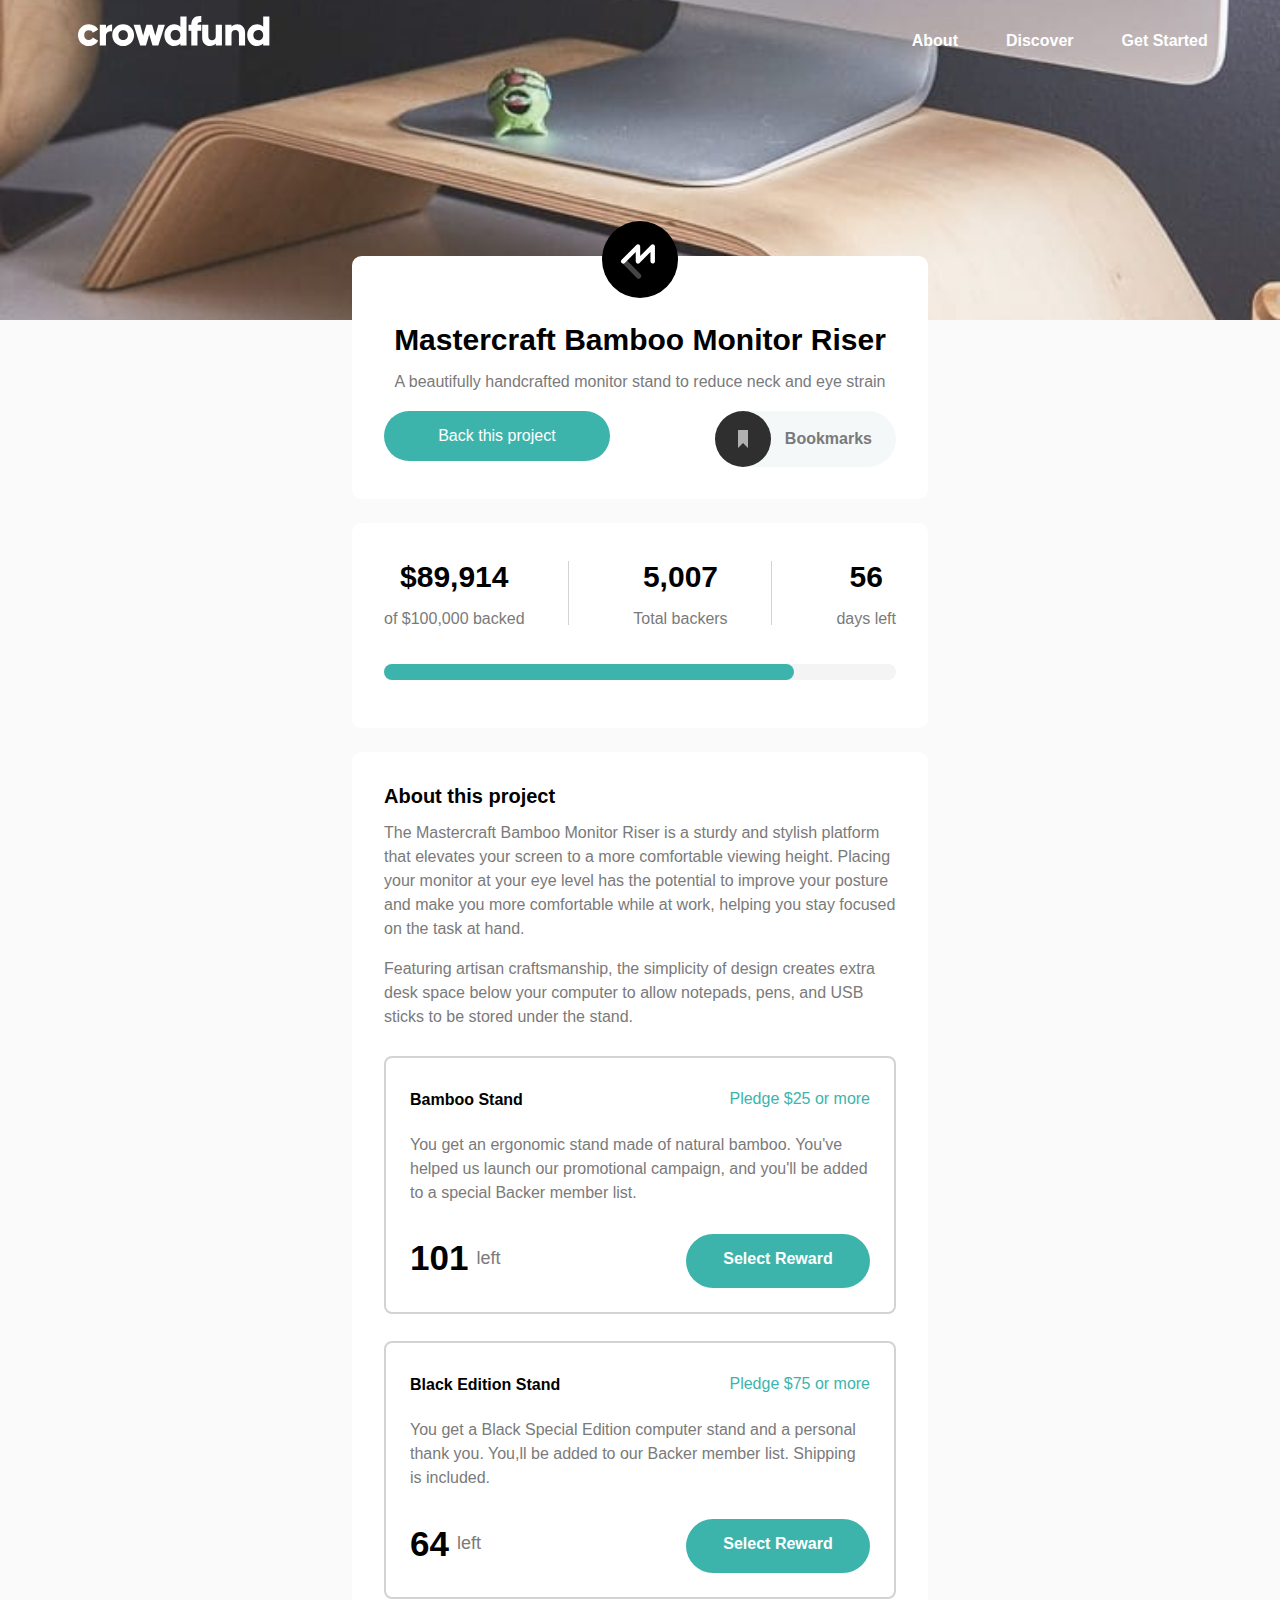
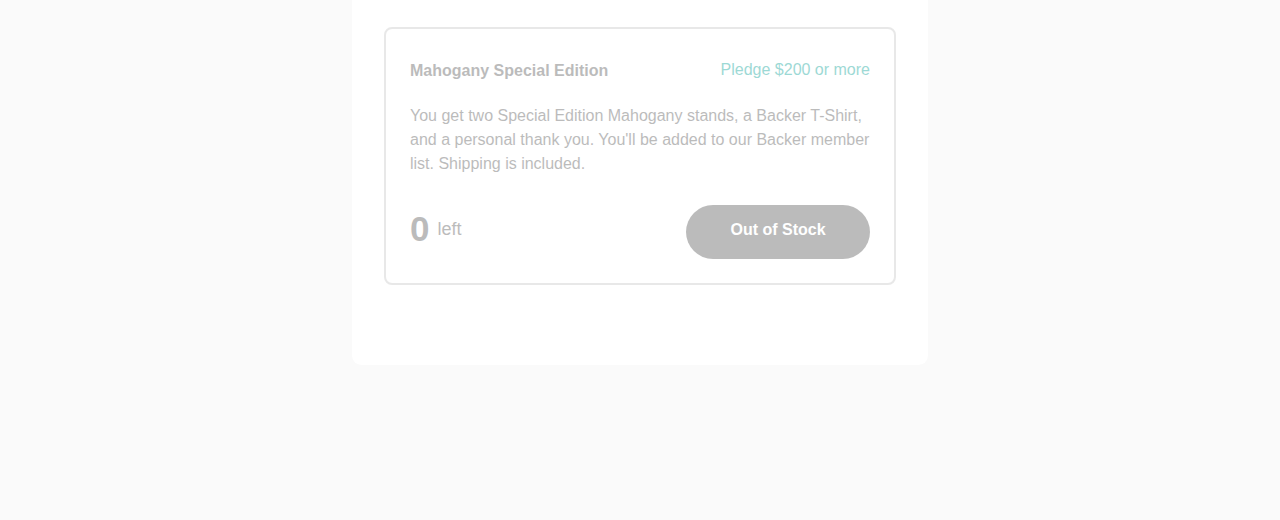
<file: index.html>
<!DOCTYPE html>
<html lang="en">
  <head>
    <meta charset="UTF-8" />
    <meta
      name="viewport"
      content="width=device-width, user-scalable=no, initial-scale=1.0, maximum-scale=1.0, minimum-scale=1.0"
    />
    <meta http-equiv="X-UA-Compatible" content="ie=edge" />
    <title>Crowd Found</title>
    <link rel="stylesheet" href="main.css" />
    <link rel="icon" href="img/logo-mastercraft.svg" />
  </head>
  <body>
    <header class="header-hero">
      <div class="wrapper">
        <div class="left">
          <img src="img/logo.svg" alt="logo" />
        </div>

        <div class="right">
          <div class="hamburger">
            <img src="img/icon-hamburger.svg" alt="" />
            <img src="img/icon-close-menu.svg" alt="close-menu" class="close" />
          </div>
          <nav class="link">
            <ul>
              <li>About</li>
              <li class="line"></li>
              <li>Discover</li>
              <li class="line"></li>
              <li>Get Started</li>
            </ul>
          </nav>
          <nav class="link-none">
            <ul>
              <li>About</li>
              <li class="line"></li>
              <li>Discover</li>
              <li class="line"></li>
              <li>Get&nbsp;Started</li>
            </ul>
          </nav>
        </div>
      </div>
    </header>
    <section class="main">
      <section class="wrapper2">
        <section class="section1">
          <img
            src="img/logo-mastercraft.svg"
            alt="mastercraft-logo"
            class="sec1-logo"
          />

          <p class="p1">Mastercraft Bamboo Monitor Riser</p>
          <p class="p2">
            A beautifully handcrafted monitor stand to reduce neck and eye
            strain
          </p>
          <div class="btns">
            <div class="sec1-btn">
              <div class="BTP-hover">
                <a class="btn-hero" href="hover.html">Back this project</a>
              </div>
              <div class="bookmark-holder">
                <img
                  src="img/icon-bookmark.svg"
                  alt="bookmark"
                  class="bookmark"
                />
                <p class="p4">Bookmarks</p>
              </div>
            </div>
          </div>
        </section>

        <section class="section2">
          <div class="section2-flex">
            <div class="backed">
              <div class="one">
                <p class="p1">&dollar;89,914</p>
                <p class="p2">of &dollar;100,000 backed</p>
              </div>

              <span class="line1"></span>
            </div>
            <div class="total-backers">
              <div class="one">
                <p class="p1">5,007</p>
                <p class="p2">Total backers</p>
              </div>
              <span class="line1"></span>
            </div>
            <div class="days-left">
              <p class="p1">56</p>
              <p class="p2">days left</p>
            </div>
          </div>
          <div class="rate">
            <span class="grey"> <span class="green"></span> </span>
          </div>
        </section>

        <section class="section3">
          <div class="text">
            <p class="p3">About this project</p>
            <p class="p4">
              The Mastercraft Bamboo Monitor Riser is a sturdy and stylish
              platform that elevates your screen to a more comfortable viewing
              height. Placing your monitor at your eye level has the potential
              to improve your posture and make you more comfortable while at
              work, helping you stay focused on the task at hand.
            </p>
            <p class="p4">
              Featuring artisan craftsmanship, the simplicity of design creates
              extra desk space below your computer to allow notepads, pens, and
              USB sticks to be stored under the stand.
            </p>
          </div>

          <div class="bamboo-stand">
            <div class="top-flex">
              <p class="p5">Bamboo Stand</p>
              <p class="p6">Pledge &dollar;25 or more</p>
            </div>

            <p class="p4">
              You get an ergonomic stand made of natural bamboo. You've helped
              us launch our promotional campaign, and you'll be added to a
              special Backer member list.
            </p>

            <div class="LeftAndBtn">
              <div class="left">
                <p class="p5">101</p>
                <p class="p4">left</p>
              </div>

              <a href="hover.html" class="select-reward">Select Reward</a>
            </div>
          </div>
          <div class="black-edition-stand">
            <div class="top-flex">
              <p class="p5">Black Edition Stand</p>
              <p class="p6">Pledge &dollar;75 or more</p>
            </div>
            <p class="p4">
              You get a Black Special Edition computer stand and a personal
              thank you. You,ll be added to our Backer member list. Shipping is
              included.
            </p>
            <div class="LeftAndBtn">
              <div class="left">
                <p class="p5">64</p>
                <p class="p4">left</p>
              </div>

              <a href="hover.html" class="select-reward">Select Reward</a>
            </div>
          </div>
          <div class="mahogany-special-edition">
            <div class="top-flex">
              <p class="p5">Mahogany Special Edition</p>
              <p class="p6">Pledge &dollar;200 or more</p>
            </div>

            <p class="p4">
              You get two Special Edition Mahogany stands, a Backer T-Shirt, and
              a personal thank you. You'll be added to our Backer member list.
              Shipping is included.
            </p>

            <div class="LeftAndBtn">
              <div class="left">
                <p class="p5">0</p>
                <p class="p4">left</p>
              </div>

              <a href="#" class="select-reward">Out of Stock</a>
            </div>
          </div>
        </section>
      </section>
    </section>
  </body>
</html>
</file>
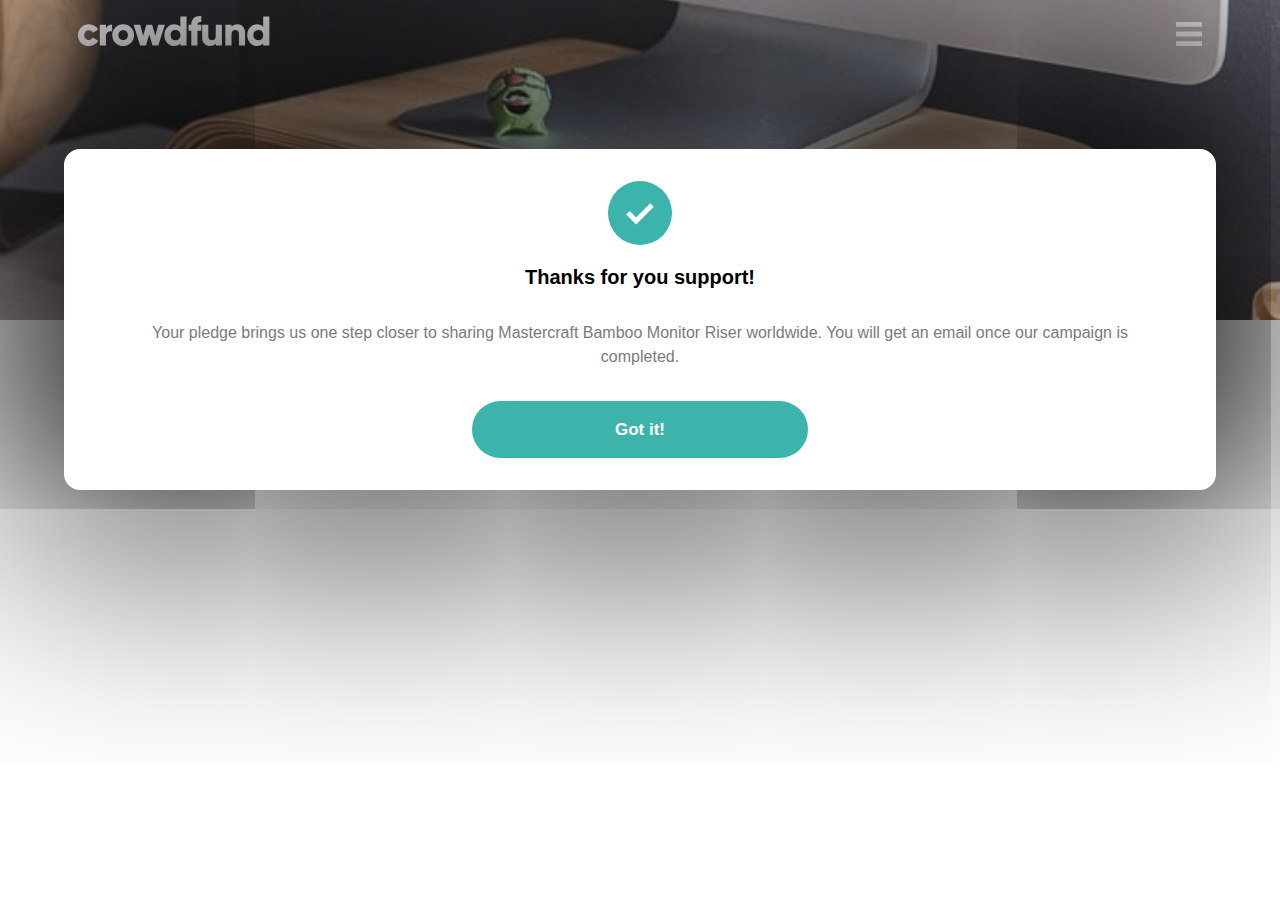
<file: confirm.html>
<!DOCTYPE html>
<html lang="en">
  <head>
    <meta charset="UTF-8" />
    <meta
      name="viewport"
      content="width=device-width, user-scalable=no, initial-scale=1.0, maximum-scale=1.0, minimum-scale=1.0"
    />
    <meta http-equiv="X-UA-Compatible" content="ie=edge" />
    <title>Crowd Found CONFIRM</title>
    <link rel="stylesheet" href="confirm.css" />
    <link rel="icon" href="img/logo-mastercraft.svg" />
  </head>
  <body>
    <header class="header-hero">
      <div class="wrapper">
        <div class="left">
          <img src="img/logo.svg" alt="logo" />
        </div>

        <div class="right">
          <div class="hamburger">
            <img src="img/icon-hamburger.svg" alt="" />
            <img src="img/icon-close-menu.svg" alt="close-menu" class="close" />
          </div>
          <nav class="link">
            <ul>
              <li>About</li>
              <li class="line"></li>
              <li>Discover</li>
              <li class="line"></li>
              <li>Get Started</li>
            </ul>
          </nav>
        </div>
      </div>
    </header>
    <section class="main">
      <section class="wrapper2">
        <section class="section1">
          <img
            src="img/logo-mastercraft.svg"
            alt="mastercraft-logo"
            class="sec1-logo"
          />

          <p class="p1">Mastercraft Bamboo Monitor Riser</p>
          <p class="p2">
            A beautifully handcrafted monitor stand to reduce neck and eye
            strain
          </p>
          <div class="btns">
            <div class="sec1-btn">
              <div class="BTP-hover">
                <button class="btn-hero">Back this project</button>
              </div>
              <div class="bookmark-holder">
                <img
                  src="img/icon-bookmark.svg"
                  alt="bookmark"
                  class="bookmark"
                />
                <p class="p4">Bookmarks</p>
              </div>
              <div class="confirm">
                <div class="confirm-logo">
                  <img src="img/icon-check.svg" alt="" />
                </div>
                <p class="p3">Thanks for you support!</p>
                <p class="p4">
                  Your pledge brings us one step closer to sharing Mastercraft
                  Bamboo Monitor Riser worldwide. You will get an email once our
                  campaign is completed.
                </p>
                <a href="index.html" class="p8">Got it!</a>
              </div>
            </div>
          </div>
        </section>

        <div class="section2"></div>
      </section>
    </section>
  </body>
</html>
</file>
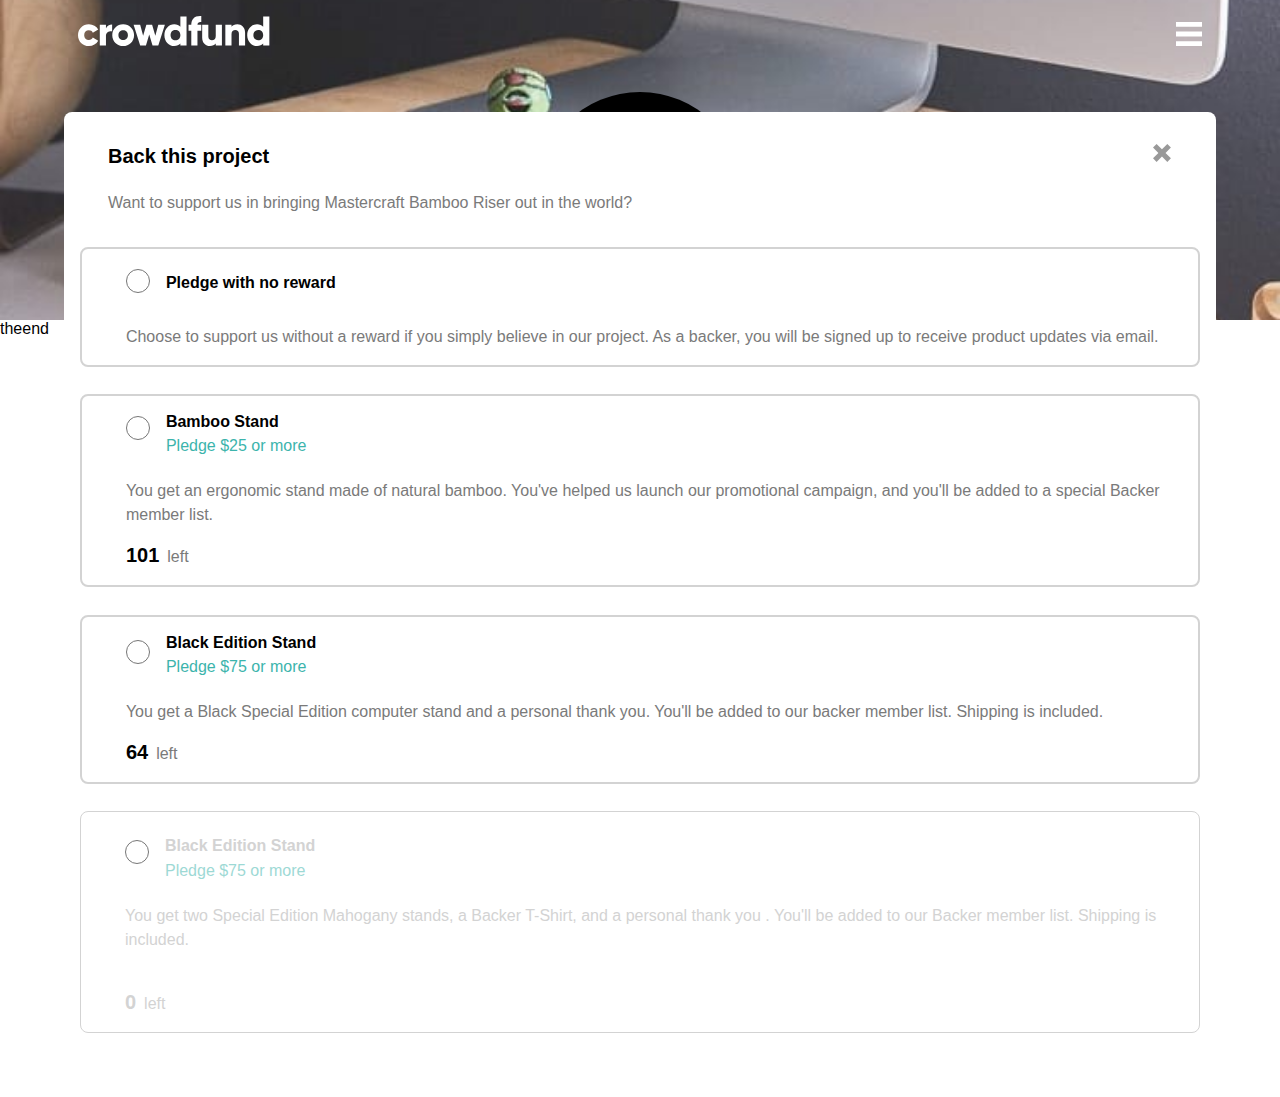
<file: hover.html>
<!DOCTYPE html>
<html lang="en">
  <head>
    <meta charset="UTF-8" />
    <meta
      name="viewport"
      content="width=device-width, user-scalable=no, initial-scale=1.0, maximum-scale=1.0, minimum-scale=1.0"
    />
    <meta http-equiv="X-UA-Compatible" content="ie=edge" />
    <title>Crowd Found</title>
    <link rel="stylesheet" href="hover.css" />
    <link rel="icon" href="img/logo-mastercraft.svg" />
  </head>
  <body>
    <header class="header-hero">
      <div class="wrapper">
        <div class="left">
          <img src="img/logo.svg" alt="logo" />
        </div>

        <div class="right">
          <div class="hamburger">
            <img src="img/icon-hamburger.svg" alt="" />
            <img src="img/icon-close-menu.svg" alt="close-menu" class="close" />
          </div>
          <nav class="link">
            <ul>
              <li>About</li>
              <li class="line"></li>
              <li>Discover</li>
              <li class="line"></li>
              <li>Get Started</li>
            </ul>
          </nav>
        </div>
      </div>
    </header>
    <section class="main">
      <section class="wrapper2">
        <section class="section1">
          <img
            src="img/logo-mastercraft.svg"
            alt="mastercraft-logo"
            class="sec1-logo"
          />

          <p class="p1">Mastercraft Bamboo Monitor Riser</p>
          <p class="p2">
            A beautifully handcrafted monitor stand to reduce neck and eye
            strain
          </p>
          <div class="btns">
            <div class="sec1-btn">
              <div class="BTP-hover">
                <button class="btn-hero">Back this project</button>

                <div class="first-hover">
                  <div class="hover-explanation">
                    <p class="p3">
                      <span>Back this project</span>
                      <span>
                        <a href="index.html"
                          ><img src="img/icon-close-modal.svg" alt=""
                        /></a>
                      </span>
                    </p>

                    <p class="p4">
                      Want to support us in bringing Mastercraft Bamboo Riser
                      out in the world?
                    </p>
                  </div>

                  <div class="first-hover-kids">
                    <div class="PledgeWithNoReward">
                      <div class="top">
                        <label>
                          <input
                            type="radio"
                            name="PledgeWithNoReward"
                            class="radio"
                          />
                        </label>
                        <p class="p5">Pledge with no reward</p>
                      </div>

                      <div class="explanation">
                        <p class="p4">
                          Choose to support us without a reward if you simply
                          believe in our project. As a backer, you will be
                          signed up to receive product updates via email.
                        </p>
                      </div>
                    </div>

                    <div class="BambooStand">
                      <div class="top">
                        <div class="left-flex">
                          <label>
                            <input type="radio" name="radio" class="radio" />
                          </label>
                          <p>
                            <span class="p5">Bamboo Stand</span>
                            <span class="p6">Pledge &dollar;25 or more</span>
                          </p>
                        </div>
                        <!--                        <p class="bottom-first">-->
                        <!--                          <span class="p3">101</span>-->
                        <!--                          <span class="p4">left</span>-->
                        <!--                        </p>-->
                      </div>

                      <div class="explanation">
                        <p class="p4">
                          You get an ergonomic stand made of natural bamboo.
                          You've helped us launch our promotional campaign, and
                          you'll be added to a special Backer member list.
                        </p>
                      </div>

                      <p class="bottom">
                        <span class="p3">101</span>
                        <span class="p4">left</span>
                      </p>

                      <hr class="hr" />

                      <div class="hover-confirm">
                        <p class="p2">Enter your pledge</p>
                        <div class="flex">
                          <button>
                            <span class="p4">&dollar;</span>
                            <span class="p3">25</span>
                          </button>
                          <button>
                            <a href="confirm.html" class="p8">Continue</a>
                          </button>
                        </div>
                      </div>
                    </div>

                    <div class="BlackEditionStand">
                      <div class="top">
                        <label>
                          <input type="radio" name="radio" class="radio" />
                        </label>
                        <p>
                          <span class="p5">Black Edition Stand</span>
                          <span class="p6">Pledge &dollar;75 or more</span>
                        </p>
                      </div>

                      <div class="explanation">
                        <p class="p4">
                          You get a Black Special Edition computer stand and a
                          personal thank you. You'll be added to our backer
                          member list. Shipping is included.
                        </p>
                      </div>

                      <p class="bottom">
                        <span class="p3">64</span>
                        <span class="p4">left</span>
                      </p>

                      <hr class="hr" />

                      <div class="hover-confirm">
                        <p class="p2">Enter your pledge</p>
                        <div class="flex">
                          <button>
                            <span class="p4">&dollar;</span>
                            <span class="p3">25</span>
                          </button>
                          <button>
                            <a href="confirm.html" class="p8">Continue</a>
                          </button>
                        </div>
                      </div>
                    </div>

                    <div class="MahoganySpecialEdition">
                      <div class="top">
                        <label>
                          <input type="radio" name="radio" class="radio" />
                        </label>
                        <p>
                          <span class="p5 p7">Black Edition Stand</span>
                          <span class="p6">Pledge &dollar;75 or more</span>
                        </p>
                      </div>

                      <div class="explanation">
                        <p class="p4 p7">
                          You get two Special Edition Mahogany stands, a Backer
                          T-Shirt, and a personal thank you . You'll be added to
                          our Backer member list. Shipping is included.
                        </p>
                      </div>

                      <p class="bottom">
                        <span class="p3 p7">0</span>
                        <span class="p4 p7">left</span>
                      </p>
                    </div>
                  </div>
                </div>
              </div>
              <div class="bookmark-holder">
                <img
                  src="img/icon-bookmark.svg"
                  alt="bookmark"
                  class="bookmark"
                />
                <p class="p4">Bookmarks</p>
              </div>
            </div>
          </div>
        </section>

        <div class="section2"></div>
      </section>
    </section>
    theend
  </body>
</html>
</file>
<file: main.css>
* {
  padding: 0;
  margin: 0;
  text-decoration: none;
  list-style: none;
  box-sizing: border-box;
}

.p1 {
  font-weight: 700;
  font-size: 30px;
  color: var(--black);
  line-height: 1.2;
  margin-bottom: 0.6rem;
  text-align: center;
}

.p2 {
  font-weight: 500;
  color: var(--dark-grey);
  line-height: 1.7;
  text-align: center;
  margin-bottom: 1rem;
}

.p3 {
  font-weight: 700;
  font-size: 20px;
  color: var(--black);
  line-height: 1.2;
  margin-bottom: 0.8rem;
}

.p4 {
  font-weight: 500;
  color: var(--dark-grey);
  line-height: 1.5;
  margin-bottom: 1rem;
}

.p5 {
  font-weight: 700;
  font-size: 16px;
  color: var(--black);
  line-height: 1.2;
}

.p6 {
  color: var(--cyan);
  font-weight: 500;
}

.p7 {
  color: var(--light-grey);
}

.p8 {
  font-weight: 500;
  color: white;
  line-height: 1.5;
  font-size: 16px;
}

hr {
  margin-bottom: 1rem;
  margin-top: 1rem;
}

button {
  cursor: pointer;
}

body {
  --cyan: hsl(176, 50%, 47%);
  --dark-cyan: hsl(176, 72%, 28%);
  --dark-grey: hsl(0, 0%, 48%);
  --light-grey: lightgrey;
  --black: hsl(0, 0%, 0%);
  font-family: Montserrat, sans-serif;
}

.header-hero {
  background: url("img/image-hero-mobile.jpg") center center/cover;
  height: 20rem;
  padding: 1rem;
}

.wrapper {
  width: 100%;
  display: flex;
  align-items: baseline;
  justify-content: space-between;
  max-width: 90%;
  margin: auto;
}

.left img {
  width: 12rem;
}

.hamburger img:first-child {
  width: 1.6rem;
}

.hamburger .close {
  width: 1rem;
  display: none;
}

.right:hover .hamburger .close {
  display: block;
}

.right:hover .hamburger img:first-child {
  display: none;
}

.link {
  background: #fff;
  /*padding: 1rem;*/
  position: absolute;
  display: none;
  margin: -20rem auto 0 auto;
  box-shadow: var(--dark-grey) 0 21rem 900rem 0.3rem;
  left: 0;
  right: 0;
  width: 100%;
  z-index: 1;
  max-width: 85%;
  justify-content: center;
  align-items: center;
  border-radius: 0.7rem;
}

.link {
  margin-top: 2rem;
}

.right:hover .link {
  display: block;
}

.link ul {
  margin-right: 70%;
  width: 100%;
}

.link ul li {
  cursor: pointer;
  color: var(--black);
  font-size: 16px;
  font-weight: 600;
}

.link ul li:nth-child(1),
.link ul li:nth-child(3),
.link ul li:nth-child(5) {
  width: 100%;
  padding: 1.2rem;
}

.link ul li:nth-child(1):hover,
.link ul li:nth-child(3):hover,
.link ul li:nth-child(5):hover {
  background: var(--cyan);
  color: white;
}

.link ul li:nth-child(1) {
  margin-top: 0.7rem;
}

.link ul li:nth-child(5) {
  margin-bottom: 0.7rem;
}

.line {
  background: var(--dark-grey);
  height: 0.1rem;
  opacity: 0.2;
  width: 30rem;
  margin: 0.7rem auto;
  max-width: 26.6rem;
}

.link-none {
  background: #fff;
  /*padding: 1rem;*/
  position: absolute;
  display: none;
  margin: -20rem auto 0 auto;
  box-shadow: var(--dark-grey) 0 21rem 900rem 0.3rem;
  left: 0;
  right: 0;
  width: 100%;
  z-index: 1;
  max-width: 85%;
  justify-content: center;
  align-items: center;
  border-radius: 0.7rem;
}

.link-none {
  margin-top: 2rem;
}

.right:hover .link-none {
  display: block;
}

.link-none ul {
  margin-right: 70%;
  width: 100%;
}

.link-none ul li {
  cursor: pointer;
  color: var(--black);
  font-size: 16px;
  font-weight: 600;
}

.link-none ul li:nth-child(1),
.link-none ul li:nth-child(3),
.link-none ul li:nth-child(5) {
  width: 100%;
  padding: 1.2rem;
}

.link-none ul li:nth-child(1):hover,
.link-none ul li:nth-child(3):hover,
.link-none ul li:nth-child(5):hover {
  background: var(--cyan);
  color: white;
}

.link-none ul li:nth-child(1) {
  margin-top: 0.7rem;
}

.link-none ul li:nth-child(5) {
  margin-bottom: 0.7rem;
}
/* MAIN */
.main {
  background: #fafafa;
  height: 200vh;
}

.wrapper2 {
  margin: -4rem auto 0 auto;
  width: 100%;
  position: absolute;
  max-width: 90%;
  left: 0;
  right: 0;
  place-content: center;
  display: flex;
  flex-direction: column;
}

/* SECTION1 */

.section1,
.section2,
.section3 {
  padding: 2rem;
  background: #ffffff;
  margin: auto;
  width: 100%;
  max-width: 95%;
  border-radius: 0.6rem;
}

.section2,
.section3 {
  margin-top: 1.5rem;
  width: 100%;
}

.section2-flex {
  display: flex;
  align-items: center;
  margin: auto;
  justify-content: center;
  flex-direction: column;
}

.sec1-logo {
  margin: -19% auto 1.5rem auto;
  width: 20%;
  display: block;
}

.sec1-btn {
  display: flex;
  gap: 0.5rem;
}

.BTP-hover {
  width: 100%;
}

.btn-hero {
  background: var(--cyan);
  padding: 1rem;
  border-radius: 5rem;
  font-weight: 500;
  font-size: 16px;
  color: white;
  width: 100%;
  display: block;
  text-align: center;
  outline: none;
  border: none;
}

.btn-hero:hover {
  background: var(--dark-cyan);
}

.bookmark-holder .p4 {
  display: none;
  margin: auto;
}

/* Long HOVER */
.first-hover {
  background: #ffffff;
  right: 0;
  left: 0;
  display: flex;
  flex-direction: column;
  top: -9rem;
  width: 100%;
  border-radius: 0.5rem;
  padding: 1rem;
  position: absolute;
  margin: auto;
}

.hover-explanation {
  width: 100%;
  max-width: 95%;
  margin: 1rem auto;
}

.hover-explanation .p3 {
  display: flex;
  justify-content: space-between;
  margin-bottom: 1.4rem;
}

.hover-explanation .p3 a img {
  width: 1.2rem;
}

.PledgeWithNoReward,
.BambooStand,
.BlackEditionStand,
.MahoganySpecialEdition {
  border-radius: 0.5rem;
}

.BambooStand,
.BlackEditionStand,
.MahoganySpecialEdition {
  margin-top: 1.7rem;
}

.PledgeWithNoReward,
.BambooStand,
.BlackEditionStand {
  border: 2px solid var(--light-grey);
}

.PledgeWithNoReward:hover,
.BambooStand:hover,
.BlackEditionStand:hover {
  border: 2px solid var(--cyan);
}

.MahoganySpecialEdition {
  border: 1px solid var(--light-grey);
  margin-bottom: 3rem;
}

.MahoganySpecialEdition .p6 {
  opacity: 0.5;
}

.top {
  display: flex;
  padding: 1rem 0 0 1rem;
  align-items: center;
  gap: 1rem;
  width: 100%;
  margin: auto;
  max-width: 95%;
}

.explanation,
.bottom {
  width: 100%;
  max-width: 95%;
  margin: auto;
  padding: 0 0 0 1rem;
}

.radio {
  width: 1.5rem;
  height: 2rem;
  color: var(--cyan);
}

.explanation {
  margin-top: 1.5rem;
}

.top p span {
  display: block;
}

.top p span:last-child {
  margin-top: 0.4rem;
}

.bottom {
  display: flex;
  align-items: baseline;
  gap: 0.5rem;
}

.hover-confirm,
.hr {
  display: none;
}

.BlackEditionStand:hover .hover-confirm,
.BlackEditionStand:hover .hr,
.BambooStand:hover .hover-confirm,
.BambooStand:hover .hr {
  display: block;
}

.hover-confirm .p3 {
  margin-bottom: revert;
}

.hover-confirm .p4 {
  font-size: 20px;
  margin-bottom: revert;
}

.hover-confirm .flex {
  display: flex;
  align-items: center;
  justify-content: center;
  gap: 1rem;
  margin-bottom: 2rem;
}

.hover-confirm .flex button:first-child {
  display: flex;
  align-items: center;
  justify-content: center;
  gap: 0.5rem;
}

.hover-confirm .flex button:first-child {
  background: transparent;
  border: 1px solid var(--light-grey);
  padding: 0.8rem;
  width: 30%;
  border-radius: 5rem;
  outline: none;
}

.hover-confirm .flex button:last-child {
  background: var(--cyan);
  border: none;
  padding: 0.8rem;
  width: 30%;
  border-radius: 5rem;
  outline: none;
}

.confirm {
  background: white;
  top: -6.7rem;
  position: absolute;
  left: 0;
  right: 0;
}

/* SECTION2  */
.backed {
  margin-top: 1rem;
}

.total-backers,
.days-left {
  margin-top: 2rem;
  margin-bottom: 1rem;
}

.line1 {
  background: var(--light-grey);
  height: 1px;
  width: 5.5rem;
  margin: 1.4rem auto;
  align-items: center;
  display: flex;
  justify-content: center;
  flex-direction: column;
}

.line2 {
  background: var(--light-grey);
  height: 1px;
  width: 5.5rem;
  margin: 2rem auto;
  align-items: center;
  display: flex;
  justify-content: center;
  flex-direction: column;
}

.rate {
  margin-bottom: 1rem;
}

.grey {
  background: #f4f4f4;
  width: 100%;
  border-radius: 3rem;
  height: 1rem;
  display: flex;
  flex-direction: column;
  margin: auto;
}

.green {
  background: var(--cyan);
  width: 80%;
  border-radius: 3rem;
  height: 1rem;
}

/* Section3 */

.bamboo-stand,
.black-edition-stand,
.mahogany-special-edition {
  padding: 1.5rem;
  border-radius: 0.5rem;
}

.bamboo-stand,
.black-edition-stand,
.mahogany-special-edition {
  margin-top: 1.7rem;
}

.bamboo-stand .p4,
.black-edition-stand .p4,
.mahogany-special-edition .p4 {
  margin-top: 1.5rem;
}

.bamboo-stand .p5,
.black-edition-stand .p5,
.mahogany-special-edition .p5 {
  margin-top: 0.5rem;
}

.bamboo-stand .p6,
.black-edition-stand .p6,
.mahogany-special-edition .p6 {
  margin-top: 0.5rem;
}

.bamboo-stand,
.black-edition-stand {
  border: 2px solid var(--light-grey);
}

.bamboo-stand:hover,
.black-edition-stand:hover {
  border: 2px solid var(--cyan);
}

.mahogany-special-edition {
  border: 2px solid var(--light-grey);
  margin-bottom: 3rem;
  opacity: 0.5;
}

.mahogany-special-edition .p5 {
  color: var(--dark-grey);
}

.mahogany-special-edition .select-reward {
  background: var(--dark-grey);
}

.mahogany-special-edition .select-reward:hover {
  background: var(--dark-grey);
}

.left {
  display: flex;
  align-items: center;
  gap: 0.5rem;
  font-size: 18px;
}

.left .p5 {
  font-size: 35px;
}

.select-reward {
  display: block;
  color: white;
  font-size: 16px;
  margin-top: 0.8rem;
  font-weight: 600;
  padding: 1rem;
  text-align: center;
  border-radius: 5rem;
  width: 60%;
  background: var(--cyan);
}

.select-reward:hover {
  background: var(--dark-cyan);
}

@media all and (min-width: 548px) {
  .sec1-logo {
    margin-top: -17%;
    width: 15%;
  }
}

@media all and (min-width: 570px) {
  .sec1-logo {
    margin-top: -15%;
  }
}

@media all and (min-width: 644px) {
  .sec1-logo {
    margin-top: -14%;
  }
}

@media all and (min-width: 730px) {
  .sec1-logo {
    margin-top: -13%;
  }
}

@media screen and (min-width: 920px) {
  .sec1-logo {
    margin-top: -13%;
    width: 15%;
  }
}

@media all and (min-width: 1100px) {
  .btn-hero {
    width: 70%;
  }
  .bookmark-holder {
    background: #f4f8f9;
    border-radius: 5rem;
    width: 18rem;
    display: flex;
  }
  .bookmark-holder .p4 {
    display: block;
    font-weight: 600;
    margin-right: 1.5rem;
  }
  .bookmark-holder .p4:hover {
    color: var(--cyan);
  }

  .section1,
  .section2,
  .section3 {
    width: 100%;
    max-width: 50%;
  }

  .section2-flex {
    flex-direction: row;
    align-items: baseline;
    margin-top: -3rem;
    justify-content: space-between;
  }

  .backed,
  .total-backers {
    display: flex;
    align-items: end;
  }

  .line1 {
    height: 4rem;
    width: 0.1rem;
    margin-left: 2.7rem;
  }

  .top-flex {
    display: flex;
    justify-content: space-between;
  }

  .LeftAndBtn {
    display: flex;
    justify-content: space-between;
  }

  .select-reward {
    width: 40%;
  }
}

@media all and (min-width: 990px) {
  /* HEADER */

  .wrapper {
    display: flex;
    width: 100%;
    max-width: 90%;
  }

  .right .hamburger {
    display: none;
  }

  .right .link {
    position: unset;
    display: none;
  }

  .right .link-none {
    position: unset;
    display: block;
  }

  .right .link-none ul {
    display: flex;
    width: 100%;
    max-width: 80%;
    gap: 3rem;
    background: none;
    padding: 0;
  }

  .right .line {
    display: none;
  }

  .right .link-none ul li {
    cursor: pointer;
    padding: 0;
    color: white;
  }

  .right .link {
    background: none;
    /*width: 100%;*/
    padding: 0;
    display: none;
    /*max-width: 60%;*/
    top: 0;
    box-shadow: none;
  }

  .right:hover .link {
    display: none;
  }

  .right {
    margin: 1rem;
  }

  .link-none {
    background: none;
    /*padding: 1rem;*/
    margin: -20rem auto 0 auto;
    box-shadow: none;
    left: 0;
    right: 0;
    width: 100%;
    max-width: 85%;
    justify-content: center;
    align-items: center;
  }

  .right .link {
    display: none;
  }

  .link-none ul li:nth-child(1) {
    margin-top: 0;
  }
}

. @media all and (min-width: 1300px) {
  .hamburger {
    display: none;
  }

  .link {
    display: none;
  }

  .sec1-logo {
    margin-top: -7.5%;
    width: 8%;
  }

  .sec1-btn {
    display: flex;
  }

  .BTP-hover {
    display: block;
    width: 100%;
    max-width: 1%;
  }
  .BTP-hover {
    width: 30%;
  }
}
</file>
<file: confirm.css>
* {
  padding: 0;
  margin: 0;
  text-decoration: none;
  list-style: none;
  box-sizing: border-box;
}

.p1 {
  font-weight: 700;
  font-size: 30px;
  color: var(--black);
  line-height: 1.2;
  margin-bottom: 0.6rem;
  text-align: center;
}

.p2 {
  font-weight: 500;
  color: var(--dark-grey);
  line-height: 1.7;
  text-align: center;
  margin-bottom: 1rem;
}

.p3 {
  font-weight: 700;
  font-size: 20px;
  color: var(--black);
  line-height: 1.2;
  margin-bottom: 0.8rem;
}

.p4 {
  font-weight: 500;
  color: var(--dark-grey);
  line-height: 1.5;
  margin-bottom: 1rem;
}

.p5 {
  font-weight: 700;
  font-size: 16px;
  color: var(--black);
  line-height: 1.2;
}

.p6 {
  color: var(--cyan);
  font-weight: 500;
}

.p7 {
  color: var(--light-grey);
}

.p8 {
  font-weight: 500;
  color: white;
  line-height: 1.5;
  font-size: 16px;
}

hr {
  margin-bottom: 1rem;
  margin-top: 1rem;
}

button {
  cursor: pointer;
}

body {
  --cyan: hsl(176, 50%, 47%);
  --dark-cyan: hsl(176, 72%, 28%);
  --dark-grey: hsl(0, 0%, 48%);
  --light-grey: lightgrey;
  --black: hsl(0, 0%, 0%);
  text-align: center;
  font-family: Montserrat, sans-serif;
}

.header-hero {
  background: url("img/image-hero-mobile.jpg") center center/cover;
  height: 20rem;
  padding: 1rem;
}

.wrapper {
  width: 100%;
  display: flex;
  align-items: baseline;
  justify-content: space-between;
  max-width: 90%;
  margin: auto;
}

.left img {
  width: 12rem;
}

.hamburger img:first-child {
  width: 1.6rem;
}

.hamburger .close {
  width: 1rem;
  display: none;
}

.right:hover .hamburger .close {
  display: block;
}

.right:hover .hamburger img:first-child {
  display: none;
}

.link {
  background: #fff;
  /*padding: 1rem;*/
  position: absolute;
  display: none;
  margin: -20rem auto 0 auto;
  box-shadow: var(--dark-grey) 0 21rem 900rem 0.3rem;
  left: 0;
  right: 0;
  width: 100%;
  z-index: 1;
  max-width: 85%;
  justify-content: center;
  align-items: center;
  border-radius: 0.7rem;
}

.link {
  margin-top: 2rem;
}

.right:hover .link {
  display: block;
}

.link ul {
  margin-right: 70%;
  width: 100%;
}

.link ul li {
  cursor: pointer;
  color: var(--black);
  font-size: 16px;
  font-weight: 600;
}

.link ul li:nth-child(1),
.link ul li:nth-child(3),
.link ul li:nth-child(5) {
  width: 100%;
  padding: 1.2rem;
}

.link ul li:nth-child(1):hover,
.link ul li:nth-child(3):hover,
.link ul li:nth-child(5):hover {
  background: var(--cyan);
  color: white;
}

.link ul li:nth-child(1) {
  margin-top: 0.7rem;
}

.link ul li:nth-child(5) {
  margin-bottom: 0.7rem;
}

.line {
  background: var(--dark-grey);
  height: 0.1rem;
  opacity: 0.2;
  width: 30rem;
  margin: 0.7rem auto;
  max-width: 26.6rem;
}

/* MAIN */
.main {
  background: rgb(250, 250, 250);
}

.wrapper2 {
  margin: -4rem auto 0 auto;
  width: 100%;
  position: absolute;
  max-width: 90%;
  left: 0;
  right: 0;
  place-content: center;
  display: flex;
}

/* SECTION1 */

.section1 {
  padding: 2rem;
  background: #ffffff;
  border-radius: 0.6rem;
}

.sec1-logo {
  margin: -19% auto 1.5rem auto;
  width: 20%;
  display: block;
}

.sec1-btn {
  display: flex;
  gap: 0.5rem;
}

.BTP-hover {
  width: 100%;
}

.btn-hero {
  background: var(--cyan);
  padding: 1rem;
  border-radius: 5rem;
  font-weight: 500;
  font-size: 16px;
  color: white;
  width: 100%;
  outline: none;
  border: none;
}

.btn-hero:hover {
  background: var(--dark-cyan);
}

.bookmark-holder .p4 {
  display: none;
  margin: auto;
}

/* Long HOVER */
.first-hover {
  background: #ffffff;
  right: 0;
  left: 0;
  display: flex;
  flex-direction: column;
  top: -9rem;
  width: 100%;
  border-radius: 0.5rem;
  padding: 1rem;
  position: absolute;
  margin: auto;
}

.hover-explanation {
  width: 100%;
  max-width: 95%;
  margin: 1rem auto;
}

.hover-explanation .p3 {
  display: flex;
  justify-content: space-between;
  margin-bottom: 1.4rem;
}

.hover-explanation .p3 a img {
  width: 1.2rem;
}

.PledgeWithNoReward,
.BambooStand,
.BlackEditionStand,
.MahoganySpecialEdition {
  border-radius: 0.5rem;
}

.BambooStand,
.BlackEditionStand,
.MahoganySpecialEdition {
  margin-top: 1.7rem;
}

.PledgeWithNoReward,
.BambooStand,
.BlackEditionStand {
  border: 1px solid var(--light-grey);
}

.PledgeWithNoReward:hover,
.BambooStand:hover,
.BlackEditionStand:hover {
  border: 2px solid var(--cyan);
}

.MahoganySpecialEdition {
  border: 1px solid var(--light-grey);
  margin-bottom: 3rem;
}

.MahoganySpecialEdition .p6 {
  opacity: 0.5;
}

.top {
  display: flex;
  padding: 1rem 0 0 1rem;
  align-items: center;
  gap: 1rem;
  width: 100%;
  margin: auto;
  max-width: 95%;
}

.explanation,
.bottom {
  width: 100%;
  max-width: 95%;
  margin: auto;
  padding: 0 0 0 1rem;
}

.radio {
  width: 1.5rem;
  height: 2rem;
  color: var(--cyan);
}

.explanation {
  margin-top: 1.5rem;
}

.top p span {
  display: block;
}

.top p span:last-child {
  margin-top: 0.4rem;
}

.bottom {
  display: flex;
  align-items: baseline;
  gap: 0.5rem;
}

.hover-confirm,
.hr {
  display: none;
}

.BlackEditionStand:hover .hover-confirm,
.BlackEditionStand:hover .hr,
.BambooStand:hover .hover-confirm,
.BambooStand:hover .hr {
  display: block;
}

.hover-confirm .p3 {
  margin-bottom: revert;
}

.hover-confirm .p4 {
  font-size: 20px;
  margin-bottom: revert;
}

.hover-confirm .flex {
  display: flex;
  align-items: center;
  justify-content: center;
  gap: 1rem;
  margin-bottom: 2rem;
}

.hover-confirm .flex button:first-child {
  display: flex;
  align-items: center;
  justify-content: center;
  gap: 0.5rem;
}

.hover-confirm .flex button:first-child {
  background: transparent;
  border: 1px solid var(--light-grey);
  padding: 0.8rem;
  width: 30%;
  border-radius: 5rem;
  outline: none;
}

.hover-confirm .flex button:last-child {
  background: var(--cyan);
  border: none;
  padding: 0.8rem;
  width: 30%;
  border-radius: 5rem;
  outline: none;
}

.confirm {
  background: white;
  top: -6.7rem;
  position: absolute;
  padding: 1rem;
  box-shadow: black 0 -2rem 20rem 4rem;
  left: 0;
  right: 0;
  border-radius: 1rem;
}

.confirm-logo {
  margin-top: 1rem;
  margin-bottom: 1rem;
}

.confirm .p4 {
  margin: 2rem auto;
  width: 100%;
  max-width: 90%;
}

.confirm a {
  padding: 1rem;
  width: 30%;
  border-radius: 5rem;
  font-weight: 600;
  font-size: 17px;
  display: block;
  background: var(--cyan);
  margin: 0 auto 1rem;
}
</file>
<file: hover.css>
* {
  padding: 0;
  margin: 0;
  text-decoration: none;
  list-style: none;
  box-sizing: border-box;
}

.p1 {
  font-weight: 700;
  font-size: 30px;
  color: var(--black);
  line-height: 1.2;
  margin-bottom: 0.6rem;
  text-align: center;
}

.p2 {
  font-weight: 500;
  color: var(--dark-grey);
  line-height: 1.7;
  text-align: center;
  margin-bottom: 1rem;
}

.p3 {
  font-weight: 700;
  font-size: 20px;
  color: var(--black);
  line-height: 1.2;
  margin-bottom: 0.8rem;
}

.p4 {
  font-weight: 500;
  color: var(--dark-grey);
  line-height: 1.5;
  margin-bottom: 1rem;
}

.p5 {
  font-weight: 700;
  font-size: 16px;
  color: var(--black);
  line-height: 1.2;
}

.p6 {
  color: var(--cyan);
  font-weight: 500;
}

.p7 {
  color: var(--light-grey);
}

.p8 {
  font-weight: 500;
  color: white;
  line-height: 1.5;
  font-size: 16px;
}

hr {
  margin-bottom: 1rem;
  margin-top: 1rem;
}

button {
  cursor: pointer;
}

body {
  --cyan: hsl(176, 50%, 47%);
  --dark-cyan: hsl(176, 72%, 28%);
  --dark-grey: hsl(0, 0%, 48%);
  --light-grey: lightgrey;
  --black: hsl(0, 0%, 0%);
  font-family: Montserrat, sans-serif;
}

.header-hero {
  background: url("img/image-hero-mobile.jpg") center center/cover;
  height: 20rem;
  padding: 1rem;
}

.wrapper {
  width: 100%;
  display: flex;
  align-items: baseline;
  justify-content: space-between;
  max-width: 90%;
  margin: auto;
}

.left img {
  width: 12rem;
}

.hamburger img:first-child {
  width: 1.6rem;
}

.hamburger .close {
  width: 1rem;
  display: none;
}

.right:hover .hamburger .close {
  display: block;
}

.right:hover .hamburger img:first-child {
  display: none;
}

.link {
  background: #fff;
  /*padding: 1rem;*/
  position: absolute;
  display: none;
  margin: -20rem auto 0 auto;
  box-shadow: var(--dark-grey) 0 21rem 900rem 0.3rem;
  left: 0;
  right: 0;
  width: 100%;
  z-index: 1;
  max-width: 85%;
  justify-content: center;
  align-items: center;
  border-radius: 0.7rem;
}

.link {
  margin-top: 2rem;
}

.right:hover .link {
  display: block;
}

.link ul {
  margin-right: 70%;
  width: 100%;
}

.link ul li {
  cursor: pointer;
  color: var(--black);
  font-size: 16px;
  font-weight: 600;
}

.link ul li:nth-child(1),
.link ul li:nth-child(3),
.link ul li:nth-child(5) {
  width: 100%;
  padding: 1.2rem;
}

.link ul li:nth-child(1):hover,
.link ul li:nth-child(3):hover,
.link ul li:nth-child(5):hover {
  background: var(--cyan);
  color: white;
}

.link ul li:nth-child(1) {
  margin-top: 0.7rem;
}

.link ul li:nth-child(5) {
  margin-bottom: 0.7rem;
}

.line {
  background: var(--dark-grey);
  height: 0.1rem;
  opacity: 0.2;
  width: 30rem;
  margin: 0.7rem auto;
  max-width: 26.6rem;
}

/* MAIN */
.main {
  background: #fafafa;
}

.wrapper2 {
  margin: -4rem auto 0 auto;
  width: 100%;
  position: absolute;
  max-width: 90%;
  left: 0;
  right: 0;
  place-content: center;
  display: flex;
  flex-direction: column;
}

/* SECTION1 */

.section1,
.section2,
.section3 {
  padding: 2rem;
  background: #ffffff;
  margin: auto;
  width: 100%;
  max-width: 95%;
  border-radius: 0.6rem;
}

.section2,
.section3 {
  margin-top: 1.5rem;
  width: 100%;
}

.sec1-logo {
  margin: -19% auto 1.5rem auto;
  width: 20%;
  display: block;
}

.sec1-btn {
  display: flex;
  gap: 0.5rem;
}

.BTP-hover {
  width: 100%;
}

.btn-hero {
  background: var(--cyan);
  padding: 1rem;
  border-radius: 5rem;
  font-weight: 500;
  font-size: 16px;
  color: white;
  width: 100%;
  display: block;
  text-align: center;
  outline: none;
  border: none;
}

.btn-hero:hover {
  background: var(--dark-cyan);
}

.bookmark-holder .p4 {
  display: none;
  margin: auto;
}

/* Long HOVER */
.first-hover {
  background: #ffffff;
  right: 0;
  left: 0;
  display: flex;
  flex-direction: column;
  top: -9rem;
  width: 100%;
  border-radius: 0.5rem;
  padding: 1rem;
  position: absolute;
  margin: auto;
}

.hover-explanation {
  width: 100%;
  max-width: 95%;
  margin: 1rem auto;
}

.hover-explanation .p3 {
  display: flex;
  justify-content: space-between;
  margin-bottom: 1.4rem;
}

.hover-explanation .p3 a img {
  width: 1.2rem;
}

.PledgeWithNoReward,
.BambooStand,
.BlackEditionStand,
.MahoganySpecialEdition {
  border-radius: 0.5rem;
}

.BambooStand,
.BlackEditionStand,
.MahoganySpecialEdition {
  margin-top: 1.7rem;
}

.PledgeWithNoReward,
.BambooStand,
.BlackEditionStand {
  border: 2px solid var(--light-grey);
}

.PledgeWithNoReward:hover,
.BambooStand:hover,
.BlackEditionStand:hover {
  border: 2px solid var(--cyan);
}

.MahoganySpecialEdition {
  border: 1px solid var(--light-grey);
  margin-bottom: 3rem;
}

.MahoganySpecialEdition .p6 {
  opacity: 0.5;
}

.top {
  display: flex;
  padding: 1rem 0 0 1rem;
  align-items: center;
  gap: 1rem;
  width: 100%;
  margin: auto;
  max-width: 95%;
}

.explanation,
.bottom {
  width: 100%;
  max-width: 95%;
  margin: auto;
  padding: 0 0 0 1rem;
}

.radio {
  width: 1.5rem;
  height: 2rem;
  color: var(--cyan);
}

.explanation {
  margin-top: 1.5rem;
}

.top p span {
  display: block;
}

.top p span:last-child {
  margin-top: 0.4rem;
}

.bottom {
  display: flex;
  align-items: baseline;
  gap: 0.5rem;
}

.bottom-first {
  display: flex;
  align-items: baseline;
  gap: 0.5rem;
}

.hover-confirm,
.hr {
  display: none;
}

.BlackEditionStand:hover .hover-confirm,
.BlackEditionStand:hover .hr,
.BambooStand:hover .hover-confirm,
.BambooStand:hover .hr {
  display: block;
}

.hover-confirm .p3 {
  margin-bottom: revert;
}

.hover-confirm .p4 {
  font-size: 20px;
  margin-bottom: revert;
}

.hover-confirm .flex {
  display: flex;
  align-items: center;
  justify-content: center;
  gap: 1rem;
  margin-bottom: 2rem;
}

.hover-confirm .flex button:first-child {
  display: flex;
  align-items: center;
  justify-content: center;
  gap: 0.5rem;
}

.hover-confirm .flex button:first-child {
  background: transparent;
  border: 1px solid var(--light-grey);
  padding: 0.8rem;
  width: 30%;
  border-radius: 5rem;
  outline: none;
}

.hover-confirm .flex button:last-child {
  background: var(--cyan);
  border: none;
  padding: 0.8rem;
  width: 30%;
  border-radius: 5rem;
  outline: none;
}

.confirm {
  background: white;
  top: -6.7rem;
  position: absolute;
  left: 0;
  right: 0;
}

/* SECTION2  */
.backed {
  margin-top: 1rem;
}
.total-backers,
.days-left {
  margin-top: 2rem;
  margin-bottom: 1rem;
}

.line1 {
  background: var(--light-grey);
  height: 1px;
  width: 5.5rem;
  margin: 1.4rem auto;
  align-items: center;
  display: flex;
  justify-content: center;
  flex-direction: column;
}

.line2 {
  background: var(--light-grey);
  height: 1px;
  width: 5.5rem;
  margin: 2rem auto;
  align-items: center;
  display: flex;
  justify-content: center;
  flex-direction: column;
}

.rate {
  margin-bottom: 1rem;
}

.grey {
  background: #f4f4f4;
  width: 100%;
  border-radius: 3rem;
  height: 1rem;
  display: flex;
  flex-direction: column;
  margin: auto;
}

.green {
  background: var(--cyan);
  width: 80%;
  border-radius: 3rem;
  height: 1rem;
}

/* Section3 */

.top .bottom {
  display: none;
}

.left-flex {
  display: flex;
  gap: 1rem;
}

.bamboo-stand,
.black-edition-stand,
.mahogany-special-edition {
  padding: 1rem;
  border-radius: 0.5rem;
}

.bamboo-stand,
.black-edition-stand,
.MahoganySpecialEdition {
  margin-top: 1.7rem;
}

.bamboo-stand .p4,
.black-edition-stand .p4,
.MahoganySpecialEdition .p4 {
  margin-top: 1.5rem;
}

.bamboo-stand .p5,
.black-edition-stand .p5,
.MahoganySpecialEdition .p5 {
  margin-top: 0.5rem;
}

.bamboo-stand .p6,
.black-edition-stand .p6,
.MahoganySpecialEdition .p6 {
  margin-top: 0.5rem;
}

.bamboo-stand,
.black-edition-stand {
  border: 2px solid var(--light-grey);
}

.bamboo-stand:hover,
.black-edition-stand:hover {
  border: 2px solid var(--cyan);
}

.mahogany-special-edition {
  border: 1px solid var(--light-grey);
  margin-bottom: 3rem;
}

.mahogany-special-edition .p6 {
  opacity: 0.5;
}

.left .p5 {
  font-size: 35px;
}

. @media all and (min-width: 100px) {
  .first-hover {
    width: 100%;
    max-width: 50%;
    margin: auto;
  }

  .hamburger {
    display: none;
  }

  .link {
    display: block;
  }

  .bookmark-holder {
    display: flex;
    align-items: center;
    gap: 0.5rem;
    height: 4rem;
    border-radius: 10rem;
    background: var(--light-grey);
  }

  .bookmark-holder .p4 {
    display: block;
  }

  .top {
    display: flex;
    padding: 1rem 0 0 1rem;
    align-items: center;
    gap: 1rem;
    width: 100%;
    /*margin: auto;*/
    max-width: 100%;
  }

  .bottom {
    display: flex;
  }

  .top .bottom {
    display: block;
  }

  .btn-hero {
    background: var(--cyan);
    padding: 1rem;
    border-radius: 5rem;
    font-weight: 500;
    font-size: 16px;
    color: white;
    width: 30%;
    display: block;
    text-align: center;
    outline: none;
    border: none;
  }

  .bamboo-stand .top,
  .black-edition-stand .top,
  .mahogany-special-edition .top {
    display: none;
    justify-content: space-between;
  }
}
</file>
